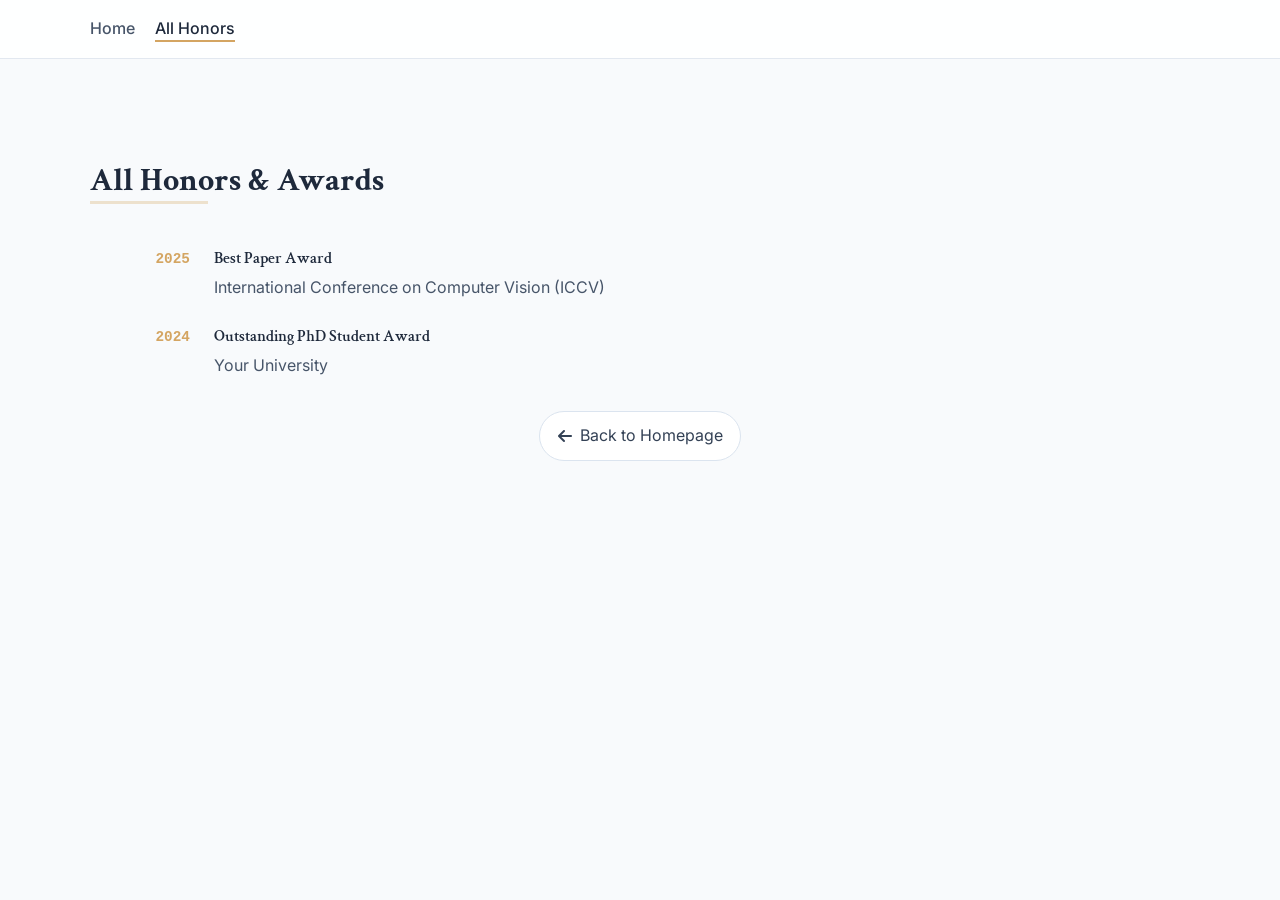
<file: pages/all-honors.html>
<!DOCTYPE html>
<html lang="en">
<head>
    <meta charset="UTF-8">
    <meta name="viewport" content="width=device-width, initial-scale=1.0">
    <title>All Honors & Awards - Your Name</title>
    <link rel="stylesheet" href="../styles.css">
    <link rel="stylesheet" href="https://cdnjs.cloudflare.com/ajax/libs/font-awesome/6.4.0/css/all.min.css">
</head>
<body>
    <nav class="top-nav">
        <ul class="nav-links" style="display:flex; gap:1.25rem; align-items:center; padding:1rem 1.25rem; max-width:1100px; margin:0 auto;">
            <li><a href="../index.html" class="nav-item">Home</a></li>
            <li><a href="#" class="nav-item active">All Honors</a></li>
        </ul>
    </nav>

    <div class="content-container">
        <div class="main-wrapper">
            <main class="main-content">
                <section id="all-honors" class="section">
                    <h2 class="section-title">All Honors & Awards</h2>
                    <div class="content-block">
                        <div id="all-honors-container" class="honors-list"></div>
                        <div class="view-all-container">
                            <a href="../index.html" class="view-all-btn"><i class="fas fa-arrow-left"></i> Back to Homepage</a>
                        </div>
                    </div>
                </section>
            </main>
        </div>
    </div>

    <script src="../script.js"></script>
</body>
</html>
</file>
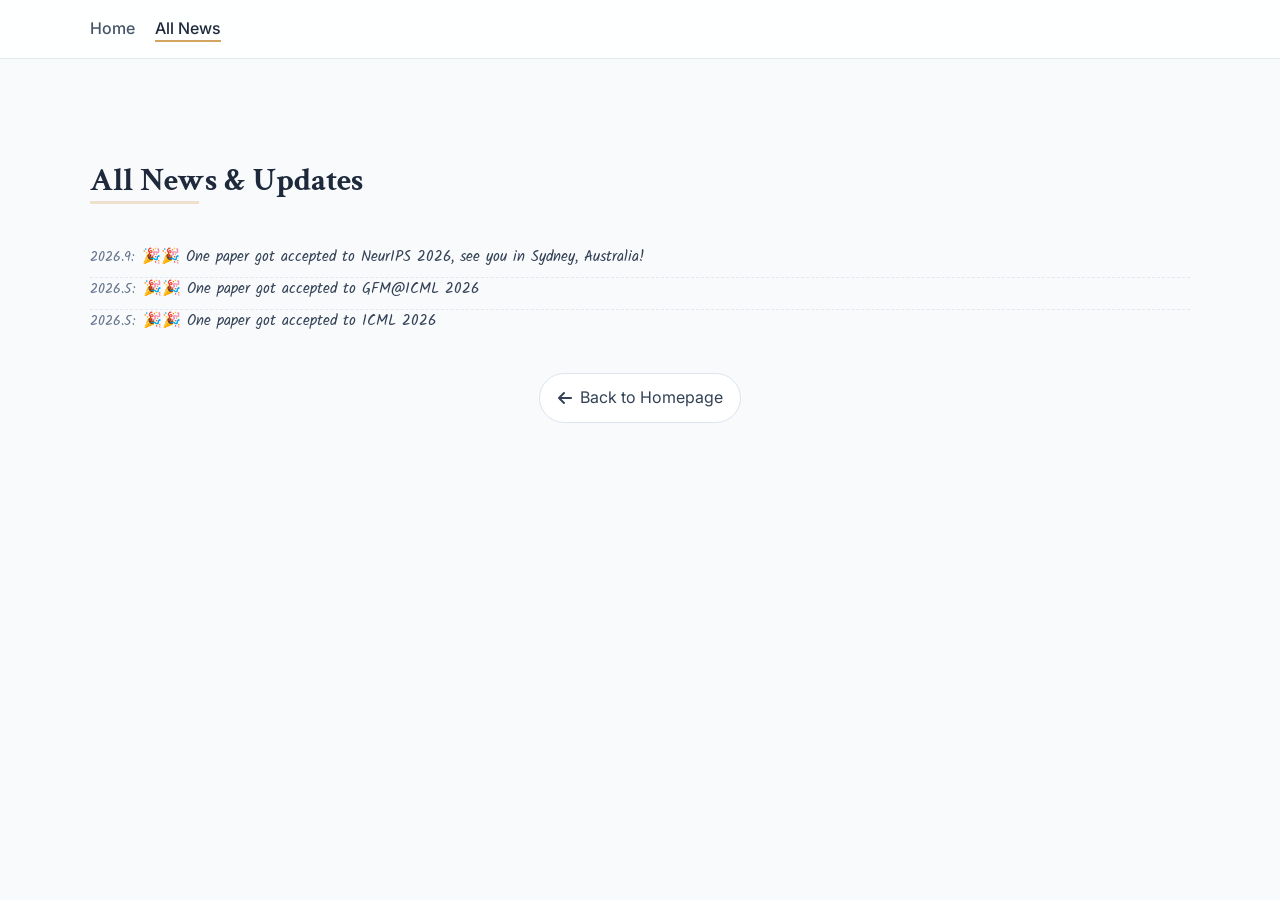
<file: pages/all-news.html>
<!DOCTYPE html>
<html lang="en">
<head>
    <meta charset="UTF-8">
    <meta name="viewport" content="width=device-width, initial-scale=1.0">
    <title>All News - Your Name</title>
    <link rel="stylesheet" href="../styles.css">
    <link rel="stylesheet" href="https://cdnjs.cloudflare.com/ajax/libs/font-awesome/6.4.0/css/all.min.css">
</head>
<body>
    <nav class="top-nav">
        <ul class="nav-links" style="display:flex; gap:1.25rem; align-items:center; padding:1rem 1.25rem; max-width:1100px; margin:0 auto;">
            <li><a href="../index.html" class="nav-item">Home</a></li>
            <li><a href="#" class="nav-item active">All News</a></li>
        </ul>
    </nav>

    <div class="content-container">
        <div class="main-wrapper">
            <main class="main-content">
                <section id="all-news" class="section">
                    <h2 class="section-title">All News & Updates</h2>
                    <div class="content-block">
                        <div id="all-news-container" class="news-list"></div>
                        <div class="view-all-container">
                            <a href="../index.html" class="view-all-btn"><i class="fas fa-arrow-left"></i> Back to Homepage</a>
                        </div>
                    </div>
                </section>
            </main>
        </div>
    </div>

    <script src="../script.js"></script>
</body>
</html>
</file>
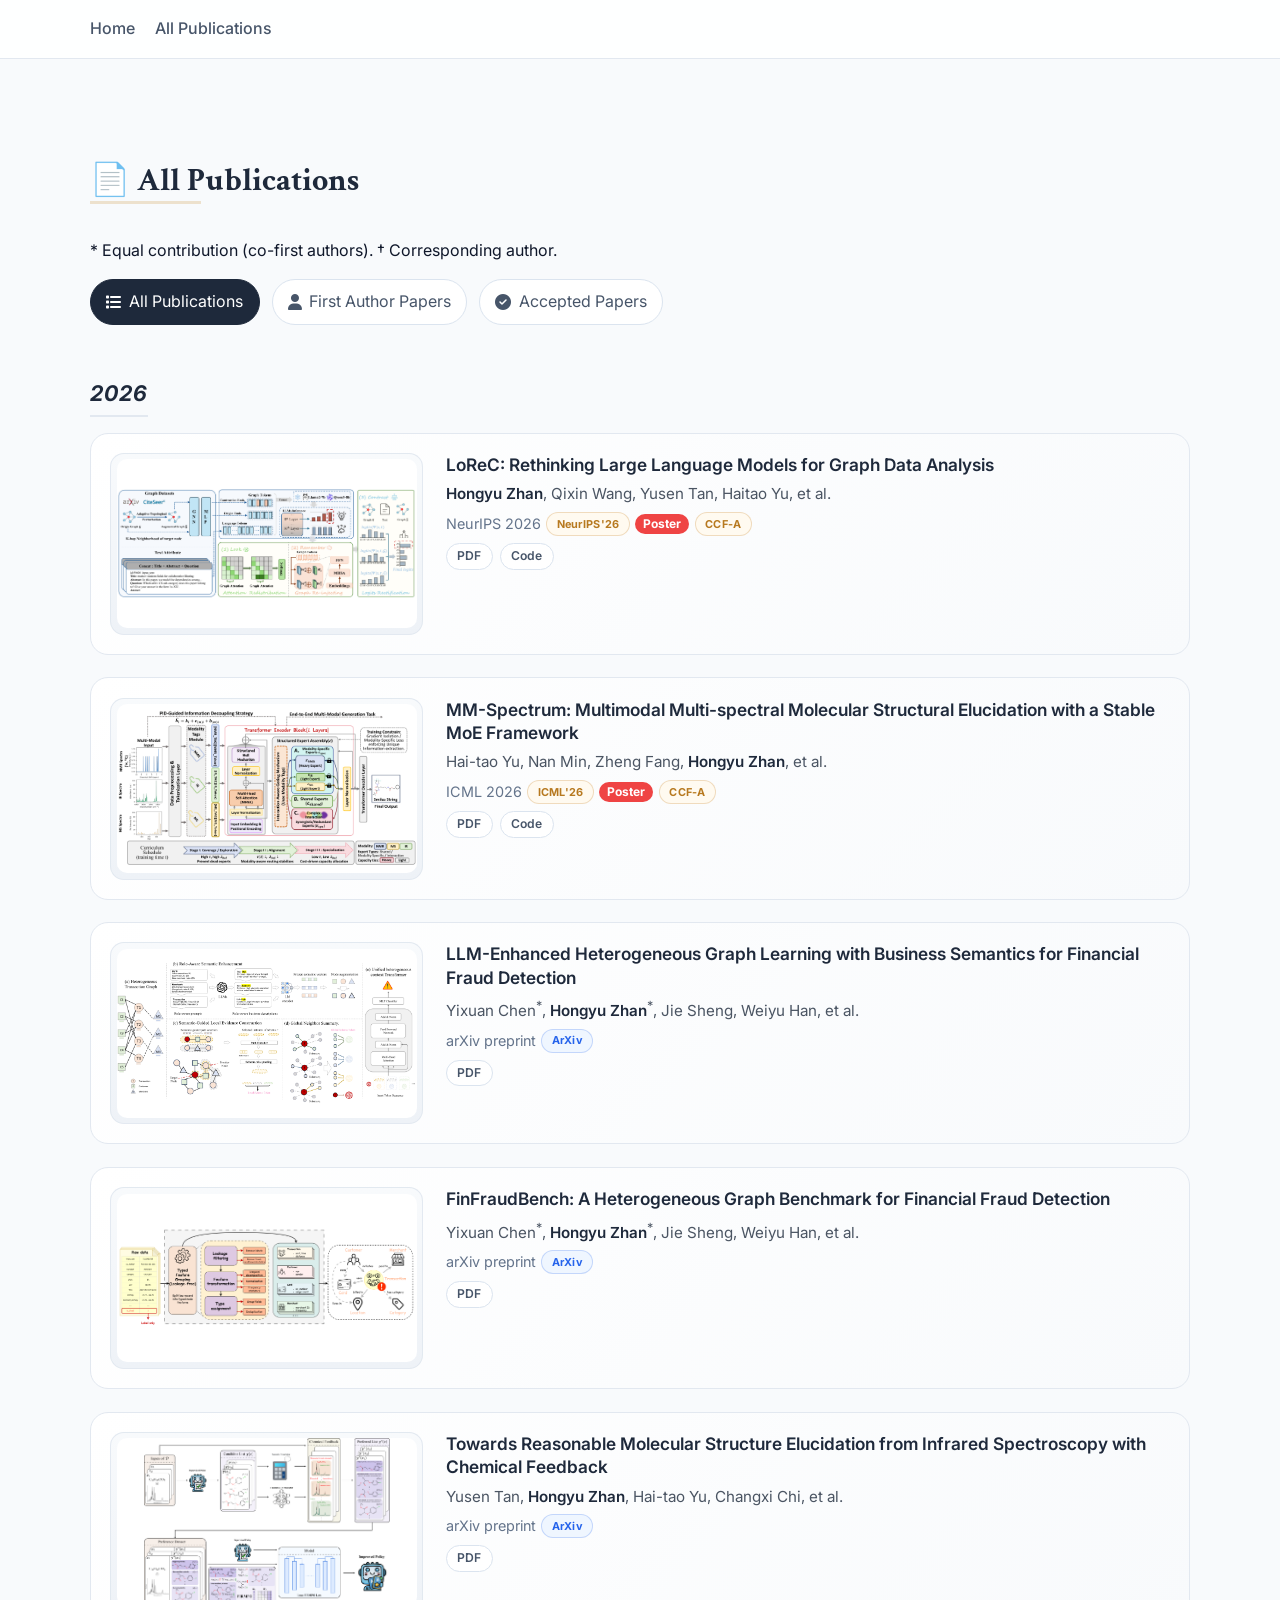
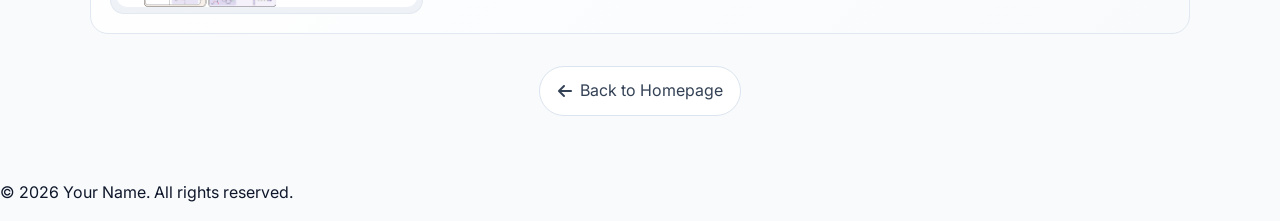
<file: pages/all-publications.html>
<!DOCTYPE html>
<html lang="en">
<head>
    <meta charset="UTF-8">
    <meta name="viewport" content="width=device-width, initial-scale=1.0">
    <title>All Publications - Your Name</title>
    <link rel="stylesheet" href="../styles.css">
    <link rel="stylesheet" href="https://cdnjs.cloudflare.com/ajax/libs/font-awesome/6.4.0/css/all.min.css">
</head>
<body>
    <nav class="top-nav">
        <ul class="nav-links" style="display:flex; gap:1.25rem; align-items:center; padding:1rem 1.25rem; max-width:1100px; margin:0 auto;">
            <li><a href="../index.html" class="nav-item">Home</a></li>
            <li><a href="#" class="nav-item active">All Publications</a></li>
        </ul>
    </nav>

    <div class="content-container">
        <div class="main-wrapper">
            <main class="main-content">
                <section id="all-publications" class="section">
                    <h2 class="section-title">📄 All Publications <span class="subtitle-text" id="filter-indicator"></span></h2>

                    <p class="publication-author-legend">* Equal contribution (co-first authors). † Corresponding author.</p>

                    <div class="publication-filters" style="margin-top: 0; padding-top: 0; border-top: none;">
                        <a href="all-publications.html" class="filter-link" id="filter-all">
                            <i class="fas fa-list"></i> All Publications
                        </a>
                        <a href="all-publications.html?filter=first-author" class="filter-link" id="filter-first">
                            <i class="fas fa-user"></i> First Author Papers
                        </a>
                        <a href="all-publications.html?filter=accepted" class="filter-link" id="filter-accepted">
                            <i class="fas fa-check-circle"></i> Accepted Papers
                        </a>
                    </div>

                    <div class="content-block" style="margin-top: 30px;">
                        <div id="all-publications-container" class="publications-list">
<div class="pub-year-group"><h3 class="pub-year-header">2026</h3><ul class="pub-list-ul">
<li class="pub-list-item with-thumbnail-expanded">
    <div class="pub-content-wrapper">
        <div class="pub-line-1"><span class="pub-title-text">LLM-Enhanced Heterogeneous Graph Learning with Business Semantics for Financial Fraud Detection</span></div>
        <div class="pub-line-2">Yixuan Chen<sup title="Equal contribution">*</sup>, <strong>Hongyu Zhan</strong><sup title="Equal contribution">*</sup>, Jie Sheng, Weiyu Han, et al.</div>
        <div class="pub-line-3"><span>arXiv preprint</span></div>
        <div class="pub-line-4"><a class="pub-link-btn" href="https://arxiv.org/pdf/2610.35298" target="_blank" rel="noopener noreferrer">PDF</a></div>
    </div>
    <div class="pub-thumbnail-box"><img src="../assets/publications/semhgt/paper-thumb.png" alt="LLM-Enhanced Heterogeneous Graph Learning with Business Semantics for Financial Fraud Detection framework" loading="lazy"></div>
</li>
<li class="pub-list-item with-thumbnail-expanded">
    <div class="pub-content-wrapper">
        <div class="pub-line-1"><span class="pub-title-text">FinFraudBench: A Heterogeneous Graph Benchmark for Financial Fraud Detection</span></div>
        <div class="pub-line-2">Yixuan Chen<sup title="Equal contribution">*</sup>, <strong>Hongyu Zhan</strong><sup title="Equal contribution">*</sup>, Jie Sheng, Weiyu Han, et al.</div>
        <div class="pub-line-3"><span>arXiv preprint</span></div>
        <div class="pub-line-4"><a class="pub-link-btn" href="https://arxiv.org/pdf/2608.15177" target="_blank" rel="noopener noreferrer">PDF</a></div>
    </div>
    <div class="pub-thumbnail-box"><img src="../assets/publications/finfraudbench/paper-thumb.png" alt="FinFraudBench: A Heterogeneous Graph Benchmark for Financial Fraud Detection framework" loading="lazy"></div>
</li>
<li class="pub-list-item with-thumbnail-expanded">
    <div class="pub-content-wrapper">
        <div class="pub-line-1"><span class="pub-title-text">Towards Reasonable Molecular Structure Elucidation from Infrared Spectroscopy with Chemical Feedback</span></div>
        <div class="pub-line-2">Yusen Tan, <strong>Hongyu Zhan</strong>, Hai-tao Yu, Changxi Chi, et al.</div>
        <div class="pub-line-3"><span>arXiv preprint</span></div>
        <div class="pub-line-4"><a class="pub-link-btn" href="https://arxiv.org/pdf/2608.16082" target="_blank" rel="noopener noreferrer">PDF</a></div>
    </div>
    <div class="pub-thumbnail-box"><img src="../assets/publications/firmpo/paper-thumb.png" alt="Towards Reasonable Molecular Structure Elucidation from Infrared Spectroscopy with Chemical Feedback framework" loading="lazy"></div>
</li>
<li class="pub-list-item with-thumbnail-expanded">
    <div class="pub-content-wrapper">
        <div class="pub-line-1"><span class="pub-title-text">LoReC: Rethinking Large Language Models for Graph Data Analysis</span></div>
        <div class="pub-line-2"><strong>Hongyu Zhan</strong>, Qixin Wang, Yusen Tan, Haitao Yu, et al.</div>
        <div class="pub-line-3"><span>NeurIPS 2026</span><span class="pub-badge-highlight">Poster</span><span class="pub-venue-tag pub-venue-inline-tag tag-conference">CCF-A</span></div>
        <div class="pub-line-4"><a class="pub-link-btn" href="https://arxiv.org/pdf/2604.17897" target="_blank" rel="noopener noreferrer">PDF</a><a class="pub-link-btn" href="https://github.com/Git-King-Zhan/LoReC" target="_blank" rel="noopener noreferrer">Code</a></div>
    </div>
    <div class="pub-thumbnail-box"><img src="../assets/publications/lorec/paper-thumb.png" alt="LoReC: Rethinking Large Language Models for Graph Data Analysis framework" loading="lazy"></div>
</li>
<li class="pub-list-item with-thumbnail-expanded">
    <div class="pub-content-wrapper">
        <div class="pub-line-1"><span class="pub-title-text">MM-Spectrum: Multimodal Multi-spectral Molecular Structural Elucidation with a Stable MoE Framework</span></div>
        <div class="pub-line-2">Hai-tao Yu, Nan Min, Zheng Fang, <strong>Hongyu Zhan</strong>, et al.</div>
        <div class="pub-line-3"><span>ICML 2026</span><span class="pub-badge-highlight">Poster</span><span class="pub-venue-tag pub-venue-inline-tag tag-conference">CCF-A</span></div>
        <div class="pub-line-4"><a class="pub-link-btn" href="https://arxiv.org/pdf/2608.27286" target="_blank" rel="noopener noreferrer">PDF</a><a class="pub-link-btn" href="https://github.com/HHHTTY/MM-Spectrum" target="_blank" rel="noopener noreferrer">Code</a></div>
    </div>
    <div class="pub-thumbnail-box"><img src="../assets/publications/mm-spectrum/paper-thumb.png" alt="MM-Spectrum: Multimodal Multi-spectral Molecular Structural Elucidation with a Stable MoE Framework framework" loading="lazy"></div>
</li>
</ul></div>
</div>
                        <div class="view-all-container">
                            <a href="../index.html" class="view-all-btn"><i class="fas fa-arrow-left"></i> Back to Homepage</a>
                        </div>
                    </div>
                </section>
            </main>
        </div>
    </div>

    <footer>
        <p>&copy; <span id="current-year"></span> Your Name. All rights reserved.</p>
    </footer>

    <script id="publications-data" type="application/json">
[
  {
    "title": "LLM-Enhanced Heterogeneous Graph Learning with Business Semantics for Financial Fraud Detection",
    "authors": "Yixuan Chen<sup title=\"Equal contribution\">*<\/sup>, <strong>Hongyu Zhan<\/strong><sup title=\"Equal contribution\">*<\/sup>, Jie Sheng, Weiyu Han, et al.",
    "type": "preprint",
    "isFirstAuthor": true,
    "showOnHomepage": true,
    "featuredOrder": 1,
    "venue": "arXiv preprint",
    "year": "2026",
    "thumbnail": "assets/publications/semhgt/paper-thumb.png",
    "tags": [
      {
        "text": "Paper",
        "link": "https://arxiv.org/pdf/2610.35298"
      }
    ],
    "fullAuthors": "Yixuan Chen<sup title=\"Equal contribution\">*<\/sup>, <strong>Hongyu Zhan<\/strong><sup title=\"Equal contribution\">*<\/sup>, Jie Sheng, Weiyu Han, Shuai Chen, Tianyi Zhang, Xiao Tan<sup title=\"Corresponding author\">†<\/sup>, Jun Xia<sup title=\"Corresponding author\">†<\/sup>"
  },
  {
    "title": "FinFraudBench: A Heterogeneous Graph Benchmark for Financial Fraud Detection",
    "authors": "Yixuan Chen<sup title=\"Equal contribution\">*<\/sup>, <strong>Hongyu Zhan<\/strong><sup title=\"Equal contribution\">*<\/sup>, Jie Sheng, Weiyu Han, et al.",
    "type": "preprint",
    "isFirstAuthor": true,
    "showOnHomepage": true,
    "featuredOrder": 2,
    "venue": "arXiv preprint",
    "year": "2026",
    "thumbnail": "assets/publications/finfraudbench/paper-thumb.png",
    "tags": [
      {
        "text": "Paper",
        "link": "https://arxiv.org/pdf/2608.15177"
      }
    ],
    "fullAuthors": "Yixuan Chen<sup title=\"Equal contribution\">*<\/sup>, <strong>Hongyu Zhan<\/strong><sup title=\"Equal contribution\">*<\/sup>, Jie Sheng, Weiyu Han, Shuai Chen, Tianyi Zhang, Xiao Tan<sup title=\"Corresponding author\">†<\/sup>, Jun Xia<sup title=\"Corresponding author\">†<\/sup>"
  },
  {
    "title": "Towards Reasonable Molecular Structure Elucidation from Infrared Spectroscopy with Chemical Feedback",
    "authors": "Yusen Tan, <strong>Hongyu Zhan<\/strong>, Hai-tao Yu, Changxi Chi, et al.",
    "type": "preprint",
    "isFirstAuthor": false,
    "showOnHomepage": true,
    "featuredOrder": 3,
    "venue": "arXiv preprint",
    "year": "2026",
    "thumbnail": "assets/publications/firmpo/paper-thumb.png",
    "tags": [
      {
        "text": "Paper",
        "link": "https://arxiv.org/pdf/2608.16082"
      }
    ],
    "fullAuthors": "Yusen Tan, <strong>Hongyu Zhan<\/strong>, Hai-tao Yu, Changxi Chi, Wenjie Du, Jun Xia<sup title=\"Corresponding author\">†<\/sup>"
  },
  {
    "title": "LoReC: Rethinking Large Language Models for Graph Data Analysis",
    "authors": "<strong>Hongyu Zhan<\/strong>, Qixin Wang, Yusen Tan, Haitao Yu, et al.",
    "type": "accepted",
    "isFirstAuthor": true,
    "showOnHomepage": true,
    "featuredOrder": 4,
    "venue": "NeurIPS 2026",
    "year": "2026",
    "thumbnail": "assets/publications/lorec/paper-thumb.png",
    "tags": [
      {
        "text": "Paper",
        "link": "https://arxiv.org/pdf/2604.17897"
      },
      {
        "text": "Code",
        "link": "https://github.com/Git-King-Zhan/LoReC"
      }
    ],
    "highlight": "(Poster)",
    "ranking": "CCF-A",
    "fullAuthors": "<strong>Hongyu Zhan<\/strong>, Qixin Wang, Yusen Tan, Haitao Yu, Jingbo Zhou, Shuai Chen, Jia Li, Xiao Tan<sup title=\"Corresponding author\">†<\/sup>, Jun Xia<sup title=\"Corresponding author\">†<\/sup>"
  },
  {
    "title": "MM-Spectrum: Multimodal Multi-spectral Molecular Structural Elucidation with a Stable MoE Framework",
    "authors": "Hai-tao Yu, Nan Min, Zheng Fang, <strong>Hongyu Zhan<\/strong>, et al.",
    "type": "accepted",
    "isFirstAuthor": false,
    "showOnHomepage": true,
    "featuredOrder": 5,
    "venue": "ICML 2026",
    "year": "2026",
    "thumbnail": "assets/publications/mm-spectrum/paper-thumb.png",
    "tags": [
      {
        "text": "Paper",
        "link": "https://arxiv.org/pdf/2608.27286"
      },
      {
        "text": "Code",
        "link": "https://github.com/HHHTTY/MM-Spectrum"
      }
    ],
    "highlight": "(Poster)",
    "ranking": "CCF-A",
    "fullAuthors": "Hai-tao Yu, Nan Min, Zheng Fang, <strong>Hongyu Zhan<\/strong>, Yusen Tan, Yuhan Wang, Jun Xia<sup title=\"Corresponding author\">†<\/sup>"
  }
]
    </script>
    <script src="../script.js?v=20261103-publications-local"></script>
</body>
</html>
</file>
<file: styles.css>
@import url('https://fonts.googleapis.com/css2?family=Crimson+Text:ital,wght@0,400;0,600;0,700;1,400&family=Inter:wght@300;400;500;600;700&family=Kalam:wght@300;400;700&display=swap');

body {
    font-family: 'Inter', sans-serif;
    color: #0f172a;
    background-color: #f8fafc;
    line-height: 1.6;
    margin: 0;
}

h1, h2, h3, h4, h5, h6 {
    font-family: 'Crimson Text', serif;
}

a {
    color: inherit;
}

.font-serif {
    font-family: 'Crimson Text', serif;
}

.font-sans {
    font-family: 'Inter', sans-serif;
}

.glass {
    background: rgba(255, 255, 255, 0.85);
    backdrop-filter: blur(12px);
    -webkit-backdrop-filter: blur(12px);
    border-bottom: 1px solid rgba(255, 255, 255, 0.3);
    box-shadow: 0 4px 30px rgba(0, 0, 0, 0.03);
}

.top-nav {
    background: rgba(255, 255, 255, 0.92);
    border-bottom: 1px solid #e2e8f0;
}

.nav-links {
    list-style: none;
    margin: 0;
    padding: 0;
}

.nav-item {
    position: relative;
    font-weight: 500;
    color: #475569;
    transition: color 0.2s;
    text-decoration: none;
}

.nav-item:hover,
.nav-item.active {
    color: #1e293b;
}

.nav-item::after {
    content: '';
    position: absolute;
    width: 0;
    height: 2px;
    bottom: -4px;
    left: 0;
    background-color: #d4a562;
    transition: width 0.3s ease;
}

.nav-item:hover::after,
.nav-item.active::after {
    width: 100%;
}

.profile-image-container {
    position: relative;
    z-index: 10;
}

section {
    position: relative;
}

.section-header h2,
.section-title {
    position: relative;
    display: inline-block;
}

.section-header h2::after,
.section-title::after {
    content: '';
    position: absolute;
    bottom: 2px;
    left: 0;
    width: 40%;
    height: 3px;
    background-color: rgba(212, 165, 98, 0.3);
    z-index: -1;
}

.grid-layout {
    display: grid;
    grid-template-columns: 1fr;
    gap: 2rem;
}

@media (min-width: 1024px) {
    .grid-layout {
        grid-template-columns: 320px 1fr;
        gap: 4rem;
        align-items: start;
    }
}

.contact-card {
    transition: all 0.3s ease;
}

.contact-card:hover {
    transform: translateY(-2px);
    box-shadow: 0 10px 15px -3px rgba(0, 0, 0, 0.1), 0 4px 6px -2px rgba(0, 0, 0, 0.05);
    border-color: #cbd5e1;
}

::-webkit-scrollbar {
    width: 8px;
}

::-webkit-scrollbar-track {
    background: #f1f5f9;
}

::-webkit-scrollbar-thumb {
    background: #cbd5e1;
    border-radius: 4px;
}

::-webkit-scrollbar-thumb:hover {
    background: #94a3b8;
}

.text-accent {
    color: #d4a562;
}

.bg-accent {
    background-color: #d4a562;
}

.border-accent {
    border-color: #d4a562;
}

.hover\:text-accent:hover {
    color: #d4a562;
}

details summary {
    cursor: pointer;
    transition: all 0.2s cubic-bezier(0.4, 0, 0.2, 1);
    text-align: justify;
}

.formal-font {
    font-family: 'Times New Roman', Times, serif;
    font-size: 1.05rem;
    line-height: 1.6;
}

.link-highlight {
    color: #b7791f;
    text-decoration: none;
    border-bottom: 1px solid rgba(212, 165, 98, 0.35);
}

.link-highlight:hover {
    color: #8b5e2b;
}

.social-btn {
    width: 2.5rem;
    height: 2.5rem;
    display: inline-flex;
    align-items: center;
    justify-content: center;
    border-radius: 999px;
    border: 1px solid #e2e8f0;
    color: #475569;
    background: #ffffff;
    text-decoration: none;
    transition: all 0.2s ease;
    box-shadow: 0 6px 18px -16px rgba(15, 23, 42, 0.55);
}

.social-btn:hover {
    border-color: rgba(212, 165, 98, 0.5);
    color: #b7791f;
    transform: translateY(-1px);
}

.timeline-item {
    align-items: flex-start;
}

.school-logo-container {
    box-sizing: border-box;
}

.content-container {
    max-width: 1100px;
    margin: 0 auto;
    padding: 6rem 1.25rem 3rem;
}

.main-wrapper {
    width: 100%;
}

.main-content {
    width: 100%;
}

.section {
    background: transparent;
}

.section-title {
    font-size: 2rem;
    font-weight: 700;
    color: #1e293b;
    margin: 0 0 1rem;
}

.subtitle-text {
    font-size: 0.95rem;
    color: #64748b;
    margin-left: 0.5rem;
}

.content-block {
    margin-top: 1.5rem;
}

.view-all-container {
    margin-top: 2rem;
    display: flex;
    justify-content: center;
}

.view-all-btn {
    display: inline-flex;
    align-items: center;
    gap: 0.5rem;
    padding: 0.7rem 1.1rem;
    border-radius: 999px;
    border: 1px solid #dbe4ef;
    background: #ffffff;
    color: #334155;
    text-decoration: none;
    transition: all 0.2s ease;
}

.view-all-btn:hover {
    border-color: rgba(212, 165, 98, 0.55);
    color: #b7791f;
    background: #fffaf0;
}

.publication-filters {
    display: flex;
    flex-wrap: wrap;
    gap: 0.75rem;
    margin: 1rem 0 0;
}

.filter-link {
    display: inline-flex;
    align-items: center;
    gap: 0.45rem;
    padding: 0.55rem 0.95rem;
    border-radius: 999px;
    border: 1px solid #dbe4ef;
    background: #ffffff;
    color: #475569;
    text-decoration: none;
    transition: all 0.2s ease;
}

.filter-link:hover,
.filter-link.active {
    background: #1e293b;
    border-color: #1e293b;
    color: #ffffff;
}

.empty-state {
    text-align: center;
    color: #64748b;
    padding: 2rem 0;
}

.pub-year-group {
    margin-bottom: 2rem;
}

.pub-year-header {
    font-family: 'Inter', sans-serif;
    font-size: 1.35rem;
    font-weight: 700;
    font-style: italic;
    letter-spacing: 0.05em;
    color: #1e293b;
    margin-bottom: 1rem;
    border-bottom: 2px solid #e2e8f0;
    padding-bottom: 0.25rem;
    display: inline-block;
}

.pub-list-ul {
    list-style: none;
    padding-left: 0;
    margin: 0;
    display: flex;
    flex-direction: column;
    gap: 1.4rem;
}

.pub-list-item {
    display: flex;
    gap: 1.4rem;
    align-items: flex-start;
    padding: 1.2rem;
    border: 1px solid #e2e8f0;
    border-radius: 18px;
    background: linear-gradient(135deg, #ffffff 0%, #f8fafc 100%);
    transition: border-color 0.25s ease, background-color 0.25s ease;
    line-height: 1.5;
}

.pub-list-item:hover {
    border-color: rgba(212, 165, 98, 0.55);
}

.pub-content-wrapper {
    width: 100%;
    flex: 1 1 auto;
}

.pub-line-1 {
    display: flex;
    flex-wrap: wrap;
    align-items: center;
    gap: 0.55rem;
    font-size: 1rem;
    margin-bottom: 0.45rem;
}

.pub-title-text {
    font-weight: 600;
    color: #1e293b;
    font-size: 1.08rem;
    line-height: 1.35;
    flex: 0 1 auto;
}

.pub-line-2 {
    font-size: 0.95rem;
    color: #4b5563;
    margin-bottom: 0.35rem;
}

.pub-line-2 strong,
.pub-line-2 b {
    color: #1e293b;
    font-weight: 600;
}

.pub-line-3 {
    font-size: 0.9rem;
    color: #64748b;
    display: flex;
    flex-wrap: wrap;
    align-items: center;
    gap: 0.35rem;
}

.pub-line-4 {
    display: flex;
    flex-wrap: wrap;
    gap: 0.45rem;
    margin-top: 0.45rem;
}

.pub-link-btn {
    display: inline-block;
    font-size: 0.76rem;
    font-weight: 600;
    padding: 0.2rem 0.65rem;
    border: 1px solid #dbe4ef;
    border-radius: 999px;
    color: #475569;
    text-decoration: none;
    transition: all 0.2s;
    background-color: #ffffff;
    box-shadow: 0 8px 16px -14px rgba(15, 23, 42, 0.45);
}

.pub-link-btn:hover {
    border-color: rgba(212, 165, 98, 0.55);
    color: #b7791f;
    background-color: #fffaf0;
}

.pub-link-btn.is-placeholder {
    color: #94a3b8;
    border-style: dashed;
    background-color: #f8fafc;
    cursor: default;
}

.pub-venue-tag {
    display: inline-flex;
    align-items: center;
    justify-content: center;
    padding: 0.28rem 0.8rem;
    border-radius: 999px;
    border: 1px solid rgba(148, 163, 184, 0.28);
    background: rgba(255, 255, 255, 0.96);
    font-size: 0.78rem;
    font-weight: 700;
    letter-spacing: 0.04em;
    white-space: nowrap;
}

.pub-venue-inline-tag {
    padding: 0.18rem 0.58rem;
    font-size: 0.68rem;
    letter-spacing: 0.025em;
}

.tag-conference {
    color: #b7791f;
    border-color: rgba(212, 165, 98, 0.36);
    background: #fffaf0;
}

.tag-under-review {
    color: #2563eb;
    border-color: rgba(37, 99, 235, 0.22);
    background: #eff6ff;
}

.pub-badge-highlight {
    display: inline-block;
    background-color: #ef4444;
    color: #ffffff;
    font-size: 0.75rem;
    font-weight: 700;
    padding: 0.16rem 0.5rem;
    border-radius: 999px;
    line-height: 1.2;
}

.pub-list-item.with-thumbnail-expanded {
    display: flex;
}

.pub-thumbnail-box {
    width: 300px;
    aspect-ratio: 16 / 9;
    flex-shrink: 0;
    order: -1;
    position: relative;
    border-radius: 14px;
    overflow: hidden;
    background: linear-gradient(180deg, #f8fafc 0%, #eef2f7 100%);
    border: 1px solid rgba(226, 232, 240, 0.9);
    padding: 0.35rem;
}

.pub-thumbnail-box img {
    width: 100%;
    height: 100%;
    display: block;
    border-radius: 10px;
    object-fit: contain;
    background: #ffffff;
}

.news-item {
    display: grid;
    grid-template-columns: max-content minmax(0, 1fr);
    gap: 0.5rem;
    align-items: baseline;
    padding-bottom: 0.5rem;
    border-bottom: 1px dashed #e2e8f0;
}

.news-item:last-child {
    border-bottom: none;
}

.news-date {
    font-family: 'Kalam', cursive;
    font-weight: 400;
    font-size: 0.9rem;
    color: #64748b;
    white-space: nowrap;
}

.news-content {
    font-family: 'Kalam', cursive;
    font-size: 0.95rem;
    color: #334155;
    line-height: 1.5;
}

.news-content a {
    color: #b7791f;
    text-decoration: none;
}

.honor-item {
    display: grid;
    grid-template-columns: 100px 1fr;
    gap: 1.5rem;
    align-items: baseline;
    margin-bottom: 1.5rem;
}

.honor-year {
    font-family: 'Courier New', Courier, monospace;
    font-weight: 700;
    font-size: 0.9rem;
    color: #d4a562;
    text-align: right;
    white-space: nowrap;
}

.honor-content h3 {
    font-size: 1rem;
    font-weight: 600;
    color: #1e293b;
    margin: 0 0 0.2rem;
}

.honor-content p {
    margin: 0;
    color: #475569;
}

@media (max-width: 640px) {
    .content-container {
        padding-top: 5rem;
    }

    .honor-item {
        grid-template-columns: 1fr;
        gap: 0.4rem;
    }

    .honor-year {
        text-align: left;
    }

    .pub-list-item,
    .pub-list-item.with-thumbnail-expanded {
        flex-direction: column;
    }

    .pub-thumbnail-box {
        width: 100%;
        max-width: none;
    }

    .publication-filters {
        flex-direction: column;
        align-items: stretch;
    }
}

.institution-logo {
    display: block;
    width: 100%;
    height: 100%;
    object-fit: contain;
}

.professor-link {
    color: #b7791f;
    text-decoration: underline;
    text-decoration-color: rgba(183, 121, 31, 0.4);
    text-underline-offset: 3px;
}

.professor-link:hover,
.professor-link:focus-visible {
    color: #925f19;
    text-decoration-color: currentColor;
}

.visitor-map-widget {
    width: 100%;
    max-width: 320px;
    margin-inline: auto;
    overflow: hidden;
    border-radius: 0.75rem;
}

.visitor-map-widget a,
.visitor-map-widget img {
    display: block;
    width: 100%;
}

.visitor-map-widget img {
    height: auto;
}
</file>
